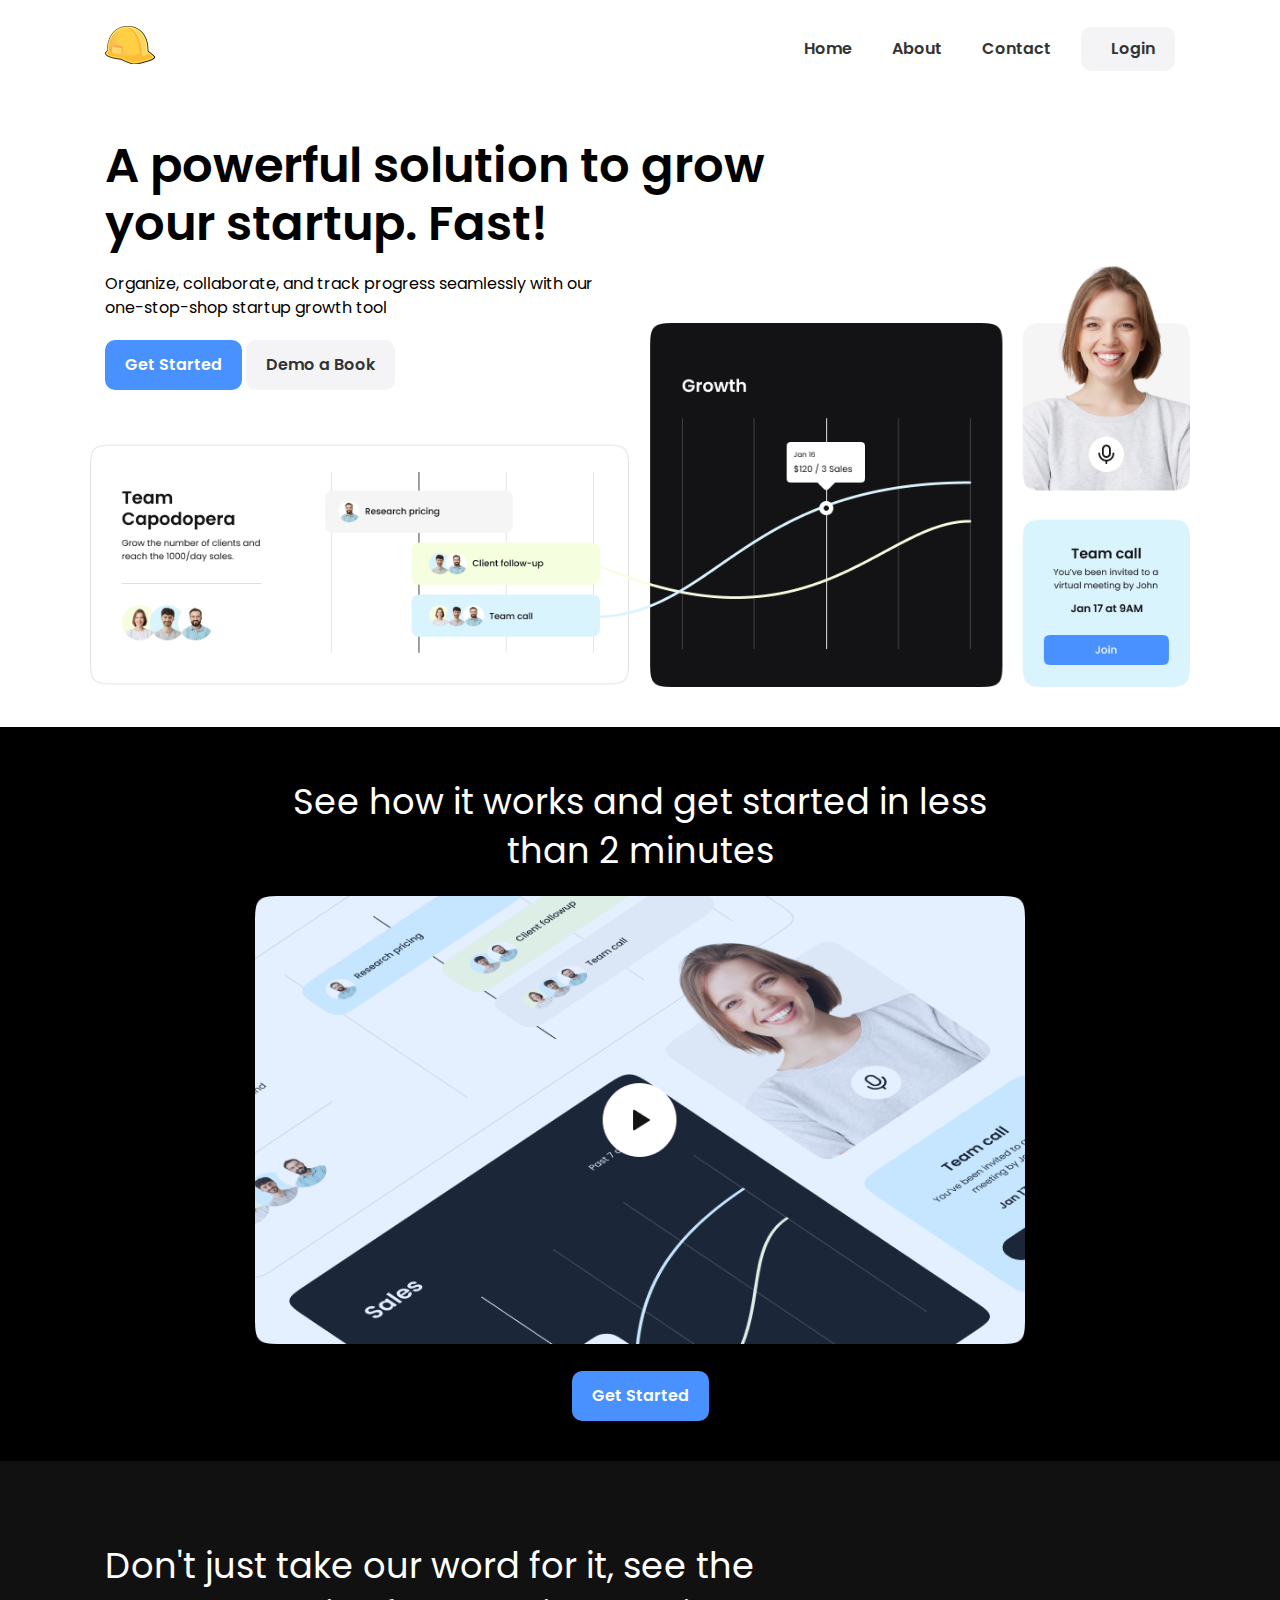
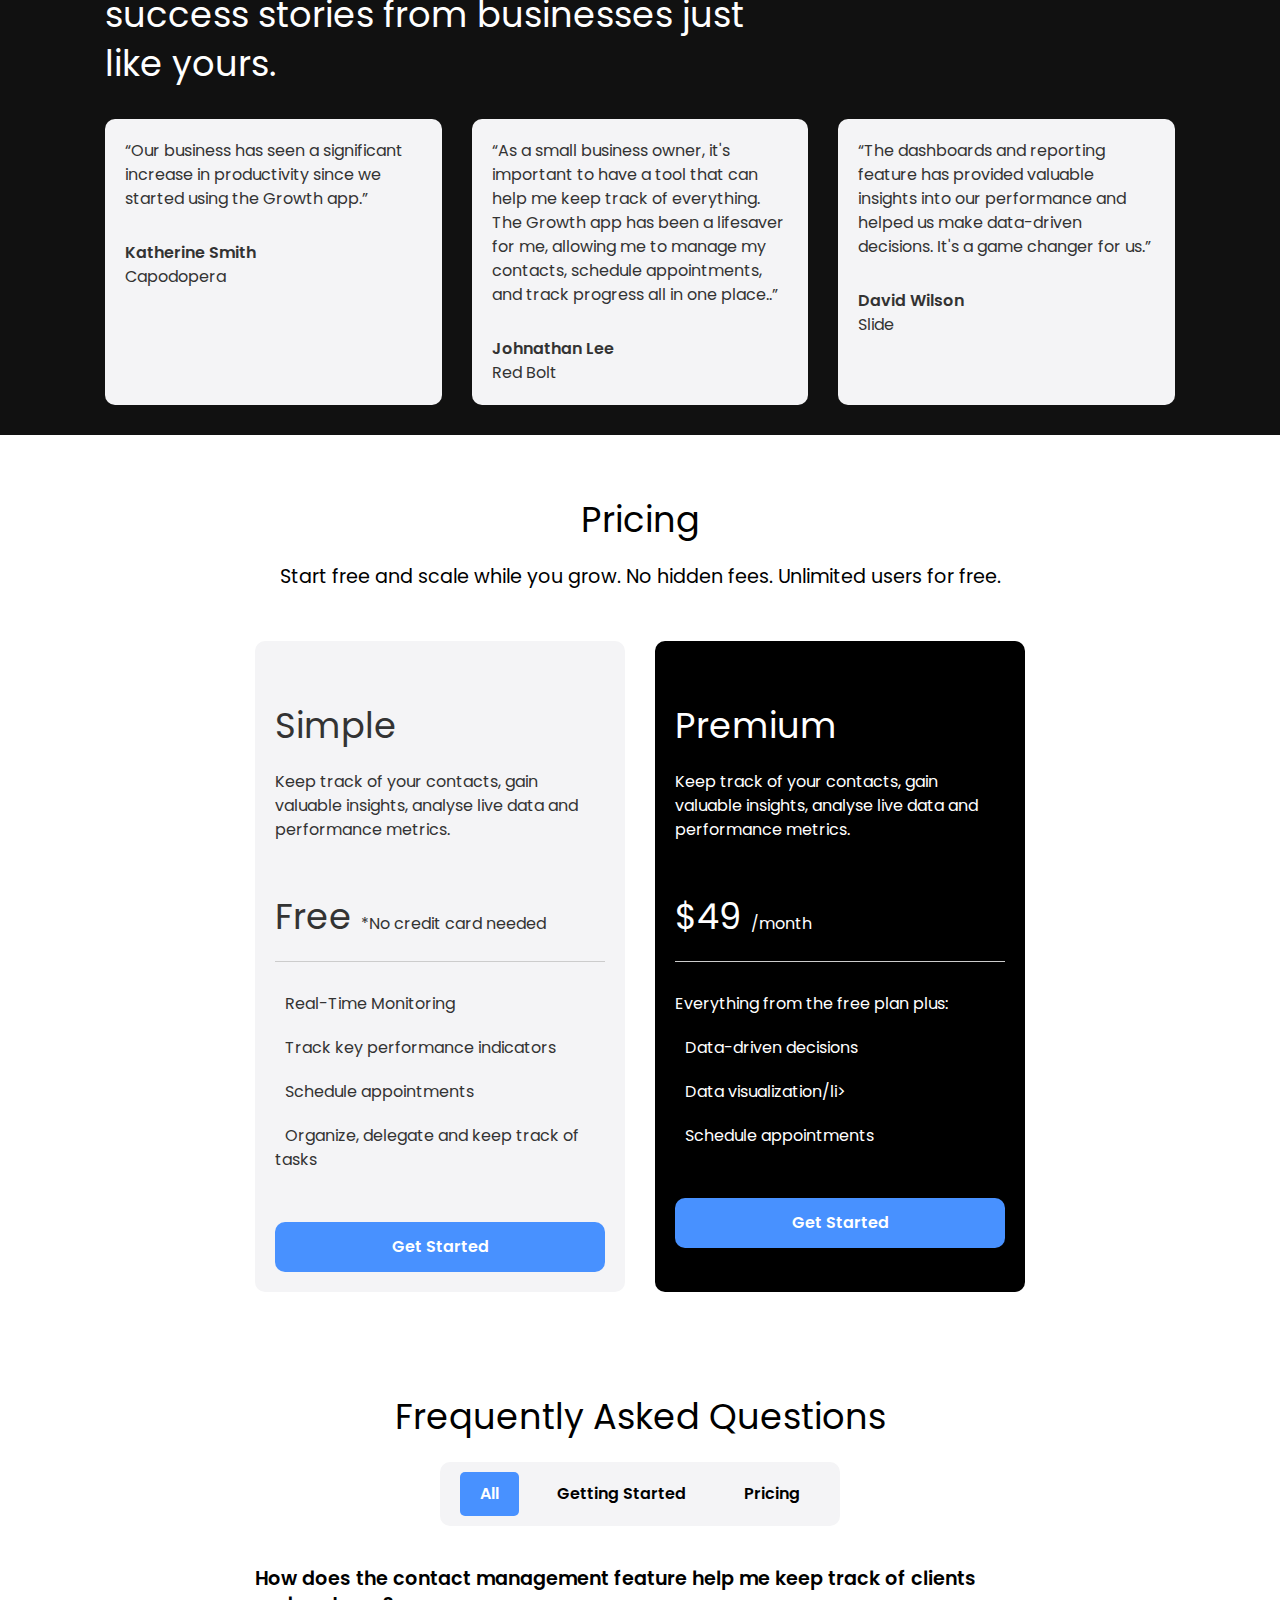
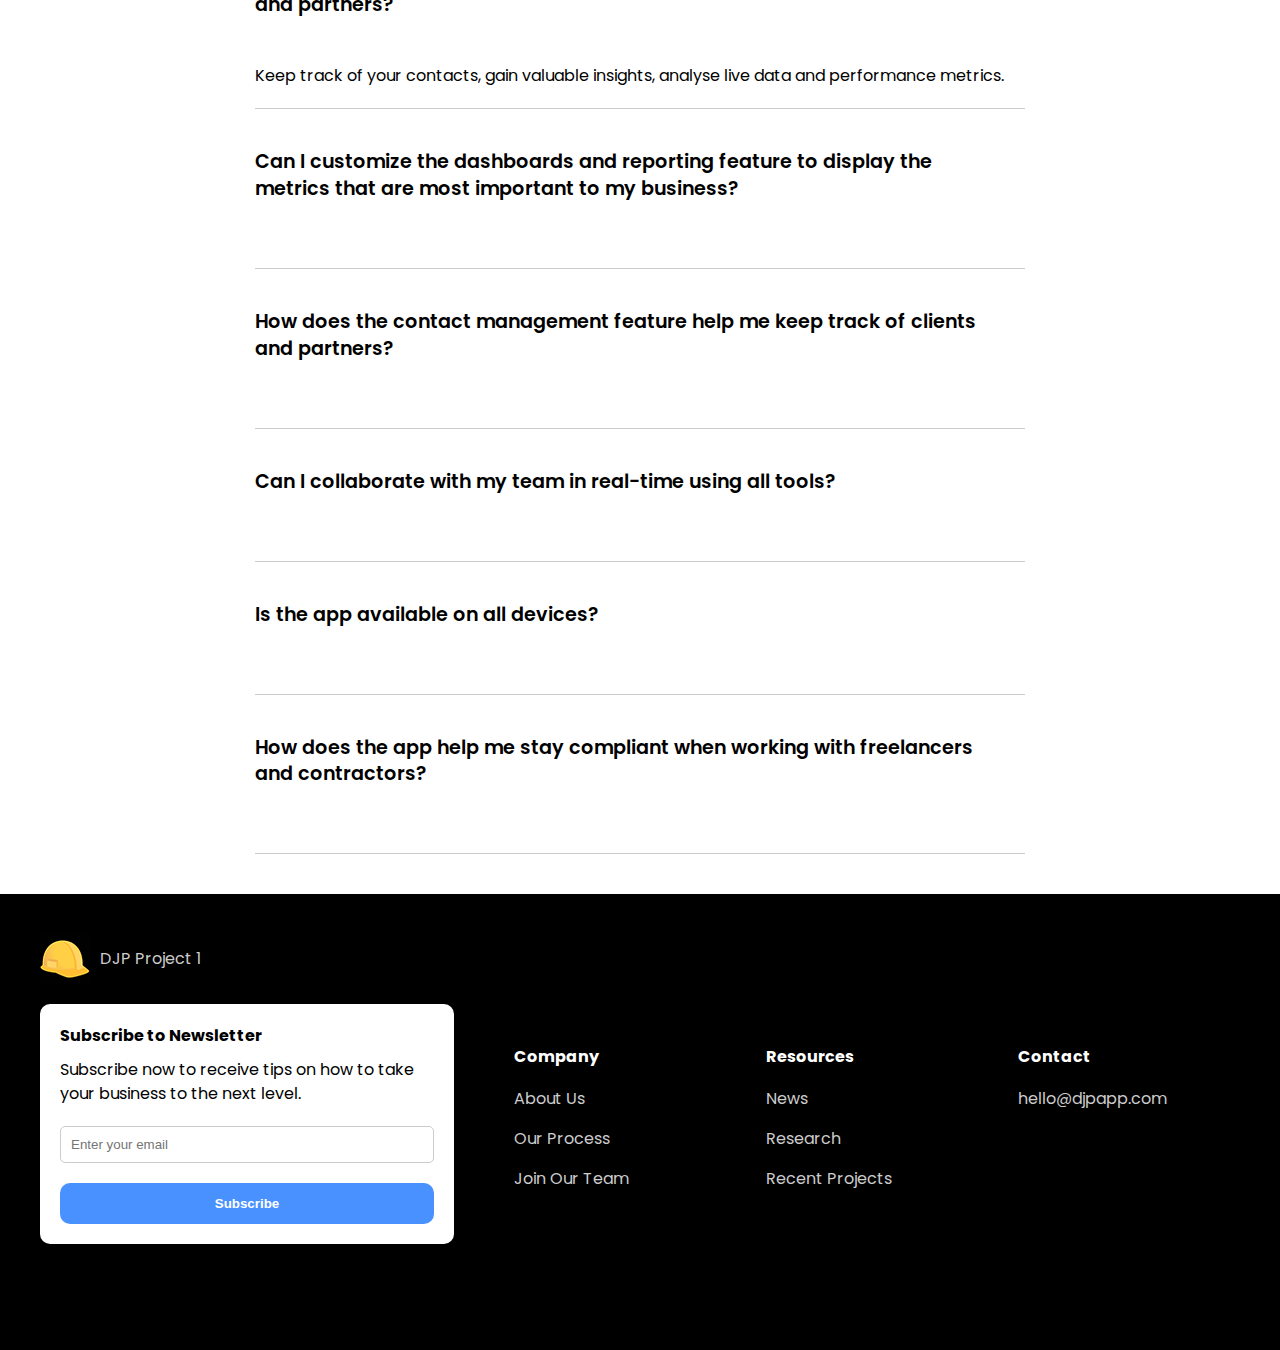
<file: index.html>
<!DOCTYPE html>
<html lang="en">
  <head>
    <meta charset="UTF-8" />
    <meta name="viewport" content="width=device-width, initial-scale=1.0" />
    <title>DJP Project 1</title>
    <link rel="stylesheet" href="style.css" />
    <link
      rel="shortcut icon"
      href="img/hard-hat-50by50.ico"
      type="image/x-ico"
    />
    <!-- CDN font awesome -->
    <link
      rel="stylesheet"
      href="https://cdnjs.cloudflare.com/ajax/libs/font-awesome/6.6.0/css/all.min.css"
      integrity="sha512-Kc323vGBEqzTmouAECnVceyQqyqdsSiqLQISBL29aUW4U/M7pSPA/gEUZQqv1cwx4OnYxTxve5UMg5GT6L4JJg=="
      crossorigin="anonymous"
      referrerpolicy="no-referrer"
    />

    <!-- Font Poppins -->
    <link
      href="https://fonts.googleapis.com/css2?family=Poppins:wght@300;400;600;700&display=swap"
      rel="stylesheet"
    />
  </head>
  <body>
    <!-- Navbar -->
    <nav class="navbar">
      <div class="container">
        <div class="logo">
          <a href="index2.html">
            <img src="img/hard-hat-50by50.png" alt="Logo" />
          </a>
        </div>
        <div class="main-menu">
          <ul>
            <li>
              <a href="index2.html">Home</a>
            </li>
            <li>
              <a href="#">About</a>
            </li>
            <li>
              <a href="#">Contact</a>
            </li>
            <li>
              <a class="btn" href="#"> <i class="fas fa-user"></i>Login </a>
            </li>
          </ul>
        </div>
        <!-- Hamburger Button -->
        <button id="hamburger-button" class="hamburger-button">
          <div class="hamburger-line"></div>
          <div class="hamburger-line"></div>
          <div class="hamburger-line"></div>
        </button>
        <div class="mobile-menu">
          <ul>
            <li>
              <a href="index2.html">Home</a>
            </li>
            <li>
              <a href="#">About</a>
            </li>
            <li>
              <a href="#">Contact</a>
            </li>
            <li>
              <a class="btn" href="#"> <i class="fas fa-user"></i>Login </a>
            </li>
          </ul>
        </div>
      </div>
    </nav>

    <!-- Hero -->
    <section class="hero">
      <div class="container">
        <div class="hero-content">
          <h1 class="hero-heading text-xxl">
            A powerful solution to grow your startup. Fast!
          </h1>
          <p class="hero-text">
            Organize, collaborate, and track progress seamlessly with our
            one-stop-shop startup growth tool
          </p>
          <div class="hero-buttons">
            <a class="btn btn-primary" href="#">Get Started</a>
            <a class="btn" href="#">
              <i class="fas fa-laptop"></i> Demo a Book
            </a>
          </div>
        </div>
      </div>
    </section>

    <!-- Video -->
    <section class="video bg-black">
      <div class="container-sm">
        <h2 class="video-heading text-xl text-center">
          See how it works and get started in less than 2 minutes
        </h2>
        <div class="video-content">
          <a href="#">
            <img
              src="img/video-preview.png"
              class="video-preview"
              alt="Video"
            />
          </a>
          <a class="btn btn-primary" href="#">Get Started</a>
        </div>
      </div>
    </section>

    <!-- Testimonials -->
    <section class="testimonial bg-dark">
      <div class="container">
        <h3 class="testimonial-heading text-xl">
          Don't just take our word for it, see the success stories from
          businesses just like yours.
        </h3>
        <div class="testimonial-grid">
          <div class="card bg-light">
            <p>
              “Our business has seen a significant increase in productivity
              since we started using the Growth app.”
            </p>
            <p>Katherine Smith</p>
            <p>Capodopera</p>
          </div>
          <div class="card bg-light">
            <p>
              “As a small business owner, it's important to have a tool that can
              help me keep track of everything. The Growth app has been a
              lifesaver for me, allowing me to manage my contacts, schedule
              appointments, and track progress all in one place..”
            </p>
            <p>Johnathan Lee</p>
            <p>Red Bolt</p>
          </div>
          <div class="card bg-light">
            <p>
              “The dashboards and reporting feature has provided valuable
              insights into our performance and helped us make data-driven
              decisions. It's a game changer for us.”
            </p>
            <p>David Wilson</p>
            <p>Slide</p>
          </div>
        </div>
      </div>
    </section>

    <!-- Pricing -->
    <section class="pricing">
      <div class="container-sm">
        <h3 class="pricing-heading text-xl text-center">Pricing</h3>
        <p class="pricing-subheading text-md text-center">
          Start free and scale while you grow. No hidden fees. Unlimited users
          for free.
        </p>

        <div class="pricing-grid">
          <!-- Pricing Card 1 -->
          <div class="card bg-light">
            <div class="pricing-card-header">
              <h4 class="pricing-card-heading text-xl">Simple</h4>
              <p class="pricing-card-subheading">
                Keep track of your contacts, gain valuable insights, analyse
                live data and performance metrics.
              </p>
              <p class="pricing-card-price">
                <span class="text-xl">Free </span>*No credit card needed
              </p>
            </div>

            <div class="pricing-card-body">
              <ul>
                <li><i class="fas fa-check"></i>Real-Time Monitoring</li>
                <li>
                  <i class="fas fa-check"></i>Track key performance indicators
                </li>
                <li><i class="fas fa-check"></i>Schedule appointments</li>
                <li>
                  <i class="fas fa-check"></i>Organize, delegate and keep track
                  of tasks
                </li>
              </ul>
              <a class="btn btn-primary btn-block" href="#">Get Started</a>
            </div>
          </div>

          <!-- Pricing Card 2 -->
          <div class="card bg-black">
            <div class="pricing-card-header">
              <h4 class="pricing-card-heading text-xl">Premium</h4>
              <p class="pricing-card-subheading">
                Keep track of your contacts, gain valuable insights, analyse
                live data and performance metrics.
              </p>
              <p class="pricing-card-price">
                <span class="text-xl">$49 </span>/month
              </p>
            </div>
            <div class="pricing-card-body">
              <ul>
                <li>Everything from the free plan plus:</li>
                <li><i class="fas fa-check"></i>Data-driven decisions</li>
                <li><i class="fas fa-check"></i>Data visualization/li></li>
                <li><i class="fas fa-check"></i>Schedule appointments</li>
              </ul>
              <a class="btn btn-primary btn-block" href="#">Get Started</a>
            </div>
          </div>
        </div>
      </div>
    </section>

    <!-- FAQ -->
    <section class="faq">
      <div class="container-sm">
        <h3 class="faq-heading text-xl text-center">
          Frequently Asked Questions
        </h3>
        <ul class="faq-menu">
          <li class="active">All</li>
          <li>Getting Started</li>
          <li>Pricing</li>
        </ul>
        <div class="faq-content">
          <div class="faq-group">
            <div class="faq-group-header">
              <h4 class="text-md">
                How does the contact management feature help me keep track of
                clients and partners?
              </h4>
              <i class="fas fa-minus"></i>
            </div>
            <div class="faq-group-body open">
              <p>
                Keep track of your contacts, gain valuable insights, analyse
                live data and performance metrics.
              </p>
            </div>
          </div>
          <div class="faq-group">
            <div class="faq-group-header">
              <h4 class="text-md">
                Can I customize the dashboards and reporting feature to display
                the metrics that are most important to my business?
              </h4>
              <i class="fas fa-plus"></i>
            </div>
            <div class="faq-group-body">
              <p>
                Lorem, ipsum dolor sit amet consectetur adipisicing elit.
                Obcaecati doloremque assumenda aut dolorem recusandae quibusdam
                aliquid. Repellat animi quam vitae.
              </p>
            </div>
          </div>
          <div class="faq-group">
            <div class="faq-group-header">
              <h4 class="text-md">
                How does the contact management feature help me keep track of
                clients and partners?
              </h4>
              <i class="fas fa-plus"></i>
            </div>

            <div class="faq-group-body">
              <p>
                Lorem, ipsum dolor sit amet consectetur adipisicing elit.
                Obcaecati doloremque assumenda aut dolorem recusandae quibusdam
                aliquid. Repellat animi quam vitae.
              </p>
            </div>
          </div>
          <div class="faq-group">
            <div class="faq-group-header">
              <h4 class="text-md">
                Can I collaborate with my team in real-time using all tools?
              </h4>
              <i class="fas fa-plus"></i>
            </div>
            <div class="faq-group-body">
              <p>
                Lorem, ipsum dolor sit amet consectetur adipisicing elit.
                Obcaecati doloremque assumenda aut dolorem recusandae quibusdam
                aliquid. Repellat animi quam vitae.
              </p>
            </div>
          </div>
          <div class="faq-group">
            <div class="faq-group-header">
              <h4 class="text-md">Is the app available on all devices?</h4>
              <i class="fas fa-plus"></i>
            </div>
            <div class="faq-group-body">
              <p>
                Lorem, ipsum dolor sit amet consectetur adipisicing elit.
                Obcaecati doloremque assumenda aut dolorem recusandae quibusdam
                aliquid. Repellat animi quam vitae.
              </p>
            </div>
          </div>
          <div class="faq-group">
            <div class="faq-group-header">
              <h4 class="text-md">
                How does the app help me stay compliant when working with
                freelancers and contractors?
              </h4>
              <i class="fas fa-plus"></i>
            </div>
            <div class="faq-group-body">
              <p>
                Lorem, ipsum dolor sit amet consectetur adipisicing elit.
                Obcaecati doloremque assumenda aut dolorem recusandae quibusdam
                aliquid. Repellat animi quam vitae.
              </p>
            </div>
          </div>
        </div>
      </div>
    </section>

    <!-- Footer -->
    <footer class="footer bg-black">
      <div class="containter">
        <div class="footer-grid">
          <div>
            <a href="#">
              <img src="img/hard-hat-50by50.png" alt="Logo" />
              <p>DJP Project 1</p>
            </a>
            <div class="card">
              <h4>Subscribe to Newsletter</h4>
              <p>
                Subscribe now to receive tips on how to take your business to
                the next level.
              </p>
              <form>
                <input type="email" id="email" placeholder="Enter your email" />
                <button class="btn btn-primary btn-block" type="submit">
                  Subscribe
                </button>
              </form>
            </div>
            <i class="fab fa-linkedin"></i>
            <i class="fab fa-twitter"></i>
          </div>
          <div>
            <h4>Company</h4>
            <ul>
              <li>
                <a href="#">About Us</a>
              </li>
              <li>
                <a href="#">Our Process</a>
              </li>
              <li>
                <a href="#">Join Our Team</a>
              </li>
            </ul>
          </div>
          <div>
            <h4>Resources</h4>
            <ul>
              <li>
                <a href="#">News</a>
              </li>
              <li>
                <a href="#">Research </a>
              </li>
              <li>
                <a href="#">Recent Projects </a>
              </li>
            </ul>
          </div>
          <div>
            <h4>Contact</h4>
            <ul>
              <li>
                <a href="#">hello@djpapp.com</a>
              </li>
            </ul>
          </div>
        </div>
      </div>
    </footer>
    <script src="main.js"></script>
  </body>
</html>
</file>
<file: style.css>
* {
  margin: 0;
  padding: 0;
  box-sizing: border-box;
}

:root {
  --primary-color: #4891ff;
  --light-color: #f4f4f6;
  --dark-color: #111;
  --black-color: #000;
}

body {
  font-family: 'Poppins', sans-serif;
  font-size: 1rem;
  line-height: 1.5;
  background: #fff;
  overflow-x: hidden;
}

/* Navbar */
.navbar {
  padding: 20px;
  background: #fff;
}

ul {
  list-style: none;
}

a {
  text-decoration: none;
  color: #333;
}

img {
  max-width: 100%;
}

.navbar .container {
  display: flex;
  justify-content: space-between;
  align-items: center;
}

.navbar .main-menu ul {
  display: flex;
}

.navbar ul li a {
  padding: 10px 20px;
  display: block;
  font-weight: 600;
  text-decoration: none;
  transition: 0.5s;
}

.navbar ul li a:hover {
  color: var(--primary-color);
}

.navbar ul li a i {
  margin-right: 10px;
}

.navbar ul li:last-child a {
  margin-left: 10px;
}

/* Hero */
.hero {
  margin-bottom: 40px;
}

.hero .container {
  background: url('img/hero-bg.png') no-repeat;
  background-size: contain;
  background-position: center bottom;
  height: 550px;
}

.hero .hero-content {
  width: 70%;
}

.hero .hero-text {
  width: 70%;
  margin-bottom: 20px;
}

/* Video */
.video {
  padding: 10px 0 40px;
}

.video .video-content {
  display: flex;
  flex-direction: column;
  align-items: center;
}

.video .video-preview {
  margin-bottom: 20px;
}

/* Testimonials */
.testimonial {
  padding: 40px 0 30px;
}

.testimonial-grid {
  display: grid;
  grid-template-columns: repeat(3, 1fr);
  gap: 30px;
}

.testimonial .card p:nth-child(2) {
  font-weight: 600;
  margin-top: 30px;
}

.testimonial .testimonial-heading {
  width: 700px;
  margin-bottom: 30px;
}

/* Pricing */
.pricing {
  padding: 20px 0;
}

.pricing-grid {
  display: grid;
  grid-template-columns: repeat(2, 1fr);
  gap: 30px;
}

.pricing .pricing-subheading {
  margin-bottom: 50px;
}

.pricing .pricing-card-subheading {
  margin-bottom: 30px;
}

.pricing .pricing-card-price {
  margin-bottom: 30px;
  padding: 20px 0;
  border: none;
  border-bottom: 1px solid #ccc;
}

.pricing .pricing-card-body ul {
  margin: 30px 0;
}

.pricing .pricing-card-body ul li i {
  margin-right: 10px;
}

.pricing .pricing-card-body ul li {
  padding-bottom: 20px;
}

/* FAQ */
.faq {
  padding: 40px 0;
}

.faq ul.faq-menu {
  max-width: 400px;
  margin: 0 auto;
  display: flex;
  justify-content: space-between;
  align-items: center;
  font-weight: 600;
  border: none;
  border-radius: 10px;
  background: var(--light-color);
  padding: 10px 20px;
}

.faq ul.faq-menu li {
  padding: 10px 20px;
  border-radius: 5px;
  text-align: center;
}

.faq ul.faq-menu li.active {
  background: var(--primary-color);
  color: #fff;
}

.faq .faq-group {
  border-bottom: 1px solid #ccc;
  padding-bottom: 20px;
}

.faq .faq-group .faq-group-header {
  padding: 20px 0;
  margin-bottom: 15px;
  position: relative;
}

.faq .faq-group .faq-group-header h4 {
  width: 95%;
  font-weight: 600;
}

.faq .faq-group .faq-group-header i {
  position: absolute;
  top: 35px;
  right: 0;
  font-size: 1.3rem;
  cursor: pointer;
}

.faq .faq-group-body {
  display: none;
}

.faq .faq-group-body.open {
  display: block;
}

/* Footer */
.footer {
  padding: 40px;
}

.footer .footer-grid {
  display: grid;
  grid-template-columns: 2fr 1fr 1fr 1fr;
  gap: 30px;
  justify-content: center;
  align-items: center;
}

.footer .footer-grid div:last-child {
  margin-top: -80px;
}

.footer .footer-grid div:first-child a {
  display: flex;
  align-items: center;
}
.footer .footer-grid div:first-child a p {
  margin-left: 10px;
}

.footer input[type='email'] {
  width: 100%;
  padding: 10px;
  margin: 20px 0;
  border: 1px solid #ccc;
  border-radius: 5px;
}

.footer .card {
  margin: 20px 30px 30px 0;
}

.footer h4 {
  margin-bottom: 10px;
}

.footer ul li {
  line-height: 2.5;
}

.footer i {
  font-size: 1.5rem;
  margin-right: 10px;
}

.footer a {
  color: #ccc;
}

/* Utilities */
.container {
  max-width: 1100px;
  margin: 0 auto;
  padding: 0 15px;
}

.container-sm {
  max-width: 800px;
  margin: 0 auto;
  padding: 0 15px;
}

/* Card */
.card {
  background: #fff;
  color: #000;
  padding: 20px;
  border: none;
  border-radius: 10px;
}

/* Buttons */
.btn {
  background: var(--light-color);
  display: inline-block;
  padding: 13px 20px;
  text-decoration: none;
  font-weight: 600;
  border: none;
  border-radius: 10px;
  cursor: pointer;
  transition: 0.5s;
  text-align: center;
}

.btn:hover {
  opacity: 0.8;
}

.btn-primary {
  background: var(--primary-color);
  color: #fff;
}

.btn-dark {
  background: var(--dark-color);
  color: #fff;
}

.btn-block {
  width: 100%;
  display: block;
}

/* Text Classes */
.text-xxl {
  font-size: 3rem;
  line-height: 1.2;
  font-weight: 600;
  margin: 40px 0 20px;
}

.text-xl {
  font-size: 2.2rem;
  line-height: 1.4;
  font-weight: normal;
  margin: 40px 0 20px;
}

.text-l {
  font-size: 1.8rem;
  line-height: 1.4;
  font-weight: normal;
  margin: 30px 0 20px;
}

.text-md {
  font-size: 1.2rem;
  line-height: 1.4;
  font-weight: normal;
  margin: 20px 0 10px;
}

.text-sm {
  font-size: 0.9rem;
  line-height: 1.4;
  font-weight: normal;
  margin: 10px 0 5px;
}

.text-center {
  text-align: center;
}

/* Backgrounds */
.bg-primary {
  background: var(--primary-color);
  color: #fff;
}

.bg-light {
  background: var(--light-color);
  color: #333;
}

.bg-dark {
  background: var(--dark-color);
  color: #fff;
}

.bg-black {
  background: var(--black-color);
  color: #fff;
}

/* Hamburger Button */
.navbar .hamburger-button {
  display: none;
  background: none;
  border: none;
  cursor: pointer;
  padding: 10px;
  z-index: 1000;
}

.navbar .hamburger-button .hamburger-line {
  width: 30px;
  height: 3px;
  background: #333;
  margin: 6px 0;
}

/* Mobile Menu */
.navbar .mobile-menu {
  position: fixed;
  top: 0;
  right: -300px;
  width: 250px;
  height: 100%;
  z-index: 100;
  background: #fff;
  box-shadow: 0px 0px 10px rgba(0, 0, 0, 0.2);
  transition: 0.3s ease-in-out;
}

.mobile-menu.active {
  right: 0;
}

.navbar .mobile-menu ul {
  margin-top: 100px;
  padding-right: 10px;
}

.navbar .mobile-menu ul li {
  margin: 10px 0;
}

.navbar .mobile-menu ul li a {
  font-size: 1.3rem;
  transition: 0.3s;
}

/* Media Queries */
@media (max-width: 960px) {
  .text-xxl {
    font-size: 2.5rem;
  }
}

@media (max-width: 670px) {
  .navbar .main-menu {
    display: none;
  }

  .navbar .hamburger-button {
    display: block;
  }

  .hero .container {
    background: url('img/hero-bg-mobile.png') no-repeat;
    background-size: 350px;
    background-position: bottom;
    height: 770px;
  }

  .hero .hero-content,
  .hero .hero-text {
    width: 100%;
    text-align: center;
  }

  .hero .hero-buttons .btn {
    margin-bottom: 10px;
    display: block;
    width: 100%;
  }

  .footer .card {
    margin-right: 0;
  }

  .footer .footer-grid > div {
    text-align: center;
  }

  /* Text */
  .text-xl {
    font-size: 1.9rem;
  }

  .text-lg {
    font-size: 1.5rem;
  }

  .text-md {
    font-size: 1.1rem;
  }

  .testimonial .testimonial-heading {
    max-width: 100%;
    text-align: center;
  }

  .testimonial .testimonial-grid,
  .pricing .pricing-grid,
  .footer .footer-grid {
    grid-template-columns: 1fr;
  }

  .footer .footer-grid div:last-child {
    margin-top: 0;
  }
}

@media (max-width: 500px) {
  .text-xxl {
    font-size: 2rem;
  }
  .footer .footer-grid div:last-child {
    margin-top: 0;
  }
}
</file>
